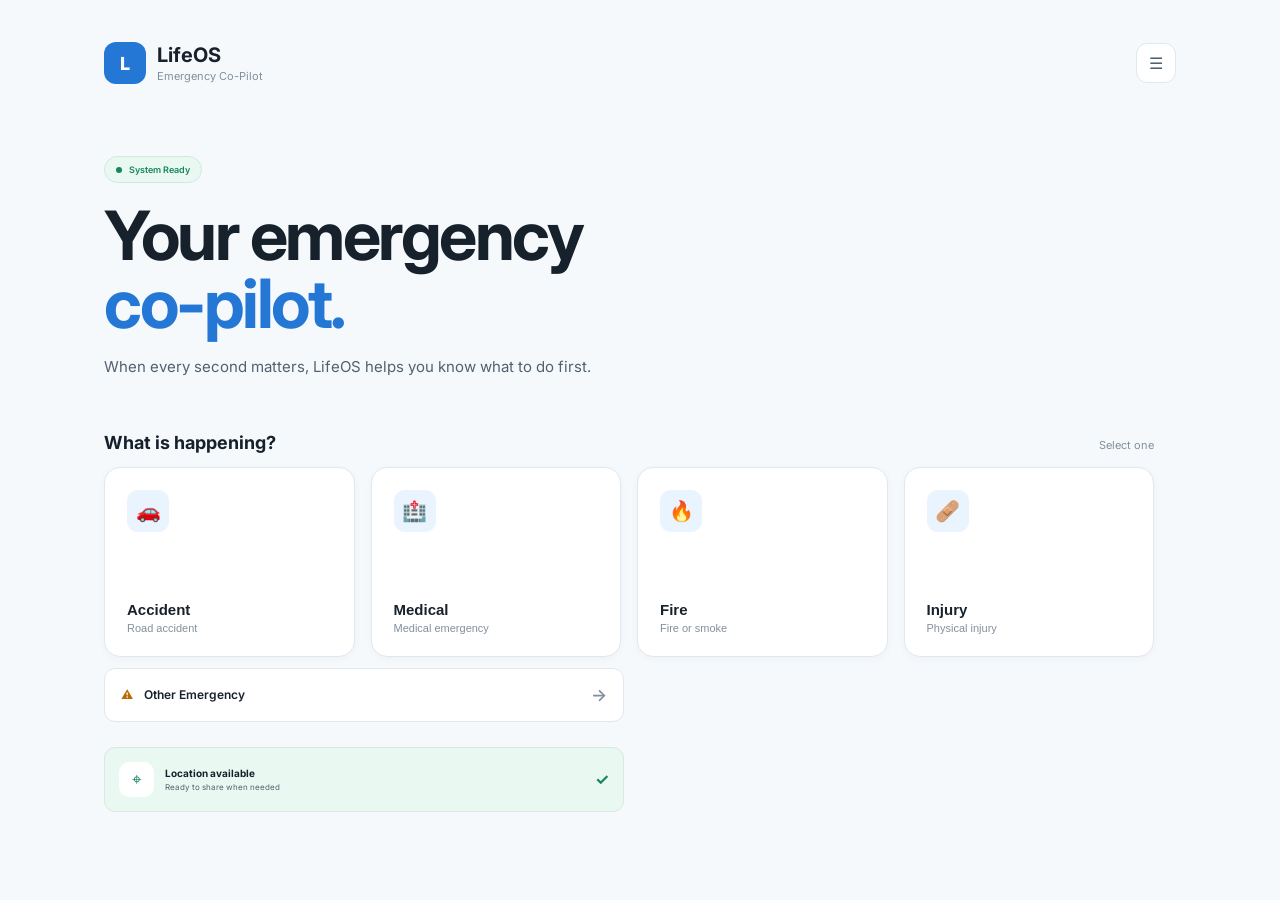
<file: frontend/pages/index.html>
<!DOCTYPE html>
<html lang="en">
<head>
    <meta charset="UTF-8">
    <meta name="viewport" content="width=device-width, initial-scale=1.0">
    <title>LifeOS — Emergency Co-Pilot</title>
    <link rel="preconnect" href="https://fonts.googleapis.com">
    <link rel="preconnect" href="https://fonts.gstatic.com" crossorigin>
    <link href="https://fonts.googleapis.com/css2?family=Inter:wght@400;500;600;700;800&display=swap" rel="stylesheet">
    <link rel="stylesheet" href="../css/style.css?v=responsive-20260915-v2">
</head>
<body>
    <main class="app">
        <section id="homeScreen" class="screen active">
            <header class="topbar">
                <div class="brand" onclick="goHome()" style="cursor:pointer;" aria-label="Go to dashboard">
                    <div class="brand-icon">L</div>
                    <div>
                        <h1>LifeOS</h1>
                        <span>Emergency Co-Pilot</span>
                    </div>
                </div>
                <div class="topbar-actions">
                    <div id="accountMenu" class="account-menu">
                        <button id="accountMenuButton" class="icon-button" type="button" onclick="toggleAccountMenu(event)" aria-label="Open account menu" aria-expanded="false">☰</button>
                        <div id="accountMenuPanel" class="account-menu__panel" hidden>
                            <button id="profileMenuButton" class="account-menu__item" type="button" onclick="openProfile()"><span aria-hidden="true">✚</span>Medical profile</button>
                            <button id="logoutMenuButton" class="account-menu__item account-menu__item--danger" type="button" onclick="logout()"><span aria-hidden="true">⇥</span>Log out</button>
                        </div>
                    </div>
                </div>
            </header>
            <div class="home-content">
                <div class="hero">
                    <div class="status-pill" id="systemStatusPill"><span class="status-dot"></span>System Ready</div>
                    <div id="offlineStatus" class="status-pill" style="display:none; margin-top:10px; background:rgba(248,86,86,0.08); color:#fca5a5; border:1px solid rgba(248,86,86,0.25);"><span class="status-dot" style="background:#f87171;"></span>Offline mode</div>
                    <h2>Your emergency<br><span>co-pilot.</span></h2>
                    <p>When every second matters, LifeOS helps you know what to do first.</p>
                </div>

                <div class="section-heading">
                    <h3>What is happening?</h3>
                    <span>Select one</span>
                </div>

                <div class="emergency-grid">
                    <button class="emergency-card accident" onclick="selectEmergency('Accident')"><div class="card-icon">🚗</div><div><strong>Accident</strong><small>Road accident</small></div></button>
                    <button class="emergency-card medical" onclick="selectEmergency('Medical Emergency')"><div class="card-icon">🏥</div><div><strong>Medical</strong><small>Medical emergency</small></div></button>
                    <button class="emergency-card fire" onclick="selectEmergency('Fire')"><div class="card-icon">🔥</div><div><strong>Fire</strong><small>Fire or smoke</small></div></button>
                    <button class="emergency-card injury" onclick="selectEmergency('Injury')"><div class="card-icon">🩹</div><div><strong>Injury</strong><small>Physical injury</small></div></button>
                </div>

                <button class="other-emergency" onclick="selectEmergency('Other Emergency')"><span>⚠</span>Other Emergency<span class="arrow">→</span></button>

                <div class="location-status"><div class="location-icon">⌖</div><div><strong>Location available</strong><span>Ready to share when needed</span></div><div class="location-check">✓</div></div>
            </div>
        </section>

        <section id="profileScreen" class="screen">
            <header class="page-header">
                <button class="back-button" onclick="goHome()">←</button>
                <div>
                    <span class="eyebrow">YOUR SAFETY FILE</span>
                    <h2>Medical profile</h2>
                </div>
            </header>
            <div class="profile-content">
                <p class="profile-note">This information helps responders understand your needs. Keep it current and do not enter anything you do not want stored.</p>
                <form id="profileForm" onsubmit="saveProfile(event)">
                    <label>Blood type<input name="blood_group" maxlength="20" placeholder="e.g. O+" /></label>
                    <label>Allergies<textarea name="allergies" maxlength="500" placeholder="List allergies or write None"></textarea></label>
                    <label>Medical conditions<textarea name="medical_conditions" maxlength="500" placeholder="Relevant conditions"></textarea></label>
                    <label>Current medications<textarea name="medications" maxlength="500" placeholder="Medication names only"></textarea></label>
                    <label>Emergency contact name<input name="emergency_contact" maxlength="100" /></label>
                    <label>Emergency contact phone<input name="emergency_phone" maxlength="30" inputmode="tel" /></label>
                    <button class="primary-button" type="submit"><span>Save medical profile</span><span>→</span></button>
                </form>
                <p id="profileStatus" class="profile-status" role="status"></p>
            </div>
        </section>

        <section id="reportScreen" class="screen">
            <header class="page-header">
                <button class="back-button" onclick="goHome()">←</button>
                <div>
                    <span class="eyebrow">EMERGENCY REPORT</span>
                    <h2 id="reportTitle">Accident</h2>
                </div>
            </header>
            <div class="report-content">
                <div class="question-block">
                    <span class="step-label">STEP 01</span>
                    <h2>Tell us what<br><span>happened.</span></h2>
                    <p>Give LifeOS as much information as you can. Keep it simple.</p>
                </div>
                <div class="input-container">
                    <textarea id="emergencyDescription" aria-label="Describe the emergency" placeholder="Example: There has been a bike accident. One person is injured..." maxlength="500"></textarea>
                    <div class="input-footer">
                        <span id="characterCount">0 / 500</span>
                        <button id="voiceButton" type="button" class="voice-button voice-button--record" onclick="voiceInput()">Record voice</button>
                    </div>
                    <p id="voiceStatus" class="voice-status" role="status" aria-live="polite"></p>
                </div>
                <div class="or-divider"><span>OR</span></div>
                <button type="button" class="photo-upload" onclick="document.getElementById('photoInput').click()" aria-label="Add a scene photo">
                    <div class="upload-icon">＋</div>
                    <div class="photo-upload__copy">
                        <strong>Add scene photo</strong>
                        <span>Optional — help AI understand the scene</span>
                    </div>
                    <span class="arrow">→</span>
                </button>
                <input type="file" id="photoInput" accept="image/*" hidden onchange="photoSelected()">
                <div class="location-card">
                    <div class="location-big">⌖</div>
                    <div>
                        <span>YOUR LOCATION</span>
                        <strong id="locationStatusText">Location unavailable</strong>
                        <small id="locationCoordinates" style="display:block; margin-top:4px; opacity:0.8;">Tap to detect your current position</small>
                    </div>
                    <button type="button" class="location-use" onclick="getCurrentLocation(false)" aria-label="Use my current location">Use</button>
                </div>
                <div id="locationMapWrap" style="margin-top: 12px; display:none; border-radius:16px; overflow:hidden; border:1px solid rgba(255,255,255,0.12);">
                    <iframe id="locationMapFrame" title="Current location map" width="100%" height="180" style="border:0; display:none;" loading="lazy" referrerpolicy="no-referrer-when-downgrade"></iframe>
                </div>
                <section class="instant-help" aria-labelledby="instantHelpTitle">
                    <div class="instant-help__heading">
                        <span class="instant-help__icon" aria-hidden="true">!</span>
                        <div>
                            <span class="eyebrow">IMMEDIATE SUPPORT</span>
                            <h3 id="instantHelpTitle">Get help now</h3>
                        </div>
                    </div>
                    <p id="instantHelpText">If anyone is in immediate danger, move to safety and call local emergency services.</p>
                    <div class="instant-help__actions">
                        <button class="instant-help__call" type="button" onclick="callEmergency()"><span aria-hidden="true">☎</span>Call emergency services</button>
                        <button class="instant-help__secondary" type="button" onclick="getCurrentLocation(false)">Share location</button>
                    </div>
                    <p id="instantHelpStatus" class="instant-help__status" role="status" aria-live="polite"></p>
                </section>
                <button class="primary-button" onclick="analyzeEmergency()"><span>Analyze Emergency</span><span>→</span></button>
            </div>
        </section>

        <section id="analysisScreen" class="screen analysis-screen">
            <button class="flow-back-button" type="button" onclick="cancelAnalysis()" aria-label="Back to emergency report">&larr; Back to report</button>
            <div class="analysis-center">
                <div class="ai-orb">
                    <div class="orb-ring ring-one"></div>
                    <div class="orb-ring ring-two"></div>
                    <div class="orb-core">AI</div>
                </div>
                <span class="eyebrow">LIFEOS AI</span>
                <h2>Understanding<br>the situation.</h2>
                <p>LifeOS is assessing the emergency and preparing your next steps.</p>
                <div class="analysis-steps">
                    <div class="analysis-step" id="analysisStep1"><span class="step-status">○</span><span>Understanding situation</span></div>
                    <div class="analysis-step" id="analysisStep2"><span class="step-status">○</span><span>Assessing severity</span></div>
                    <div class="analysis-step" id="analysisStep3"><span class="step-status">○</span><span>Identifying immediate risks</span></div>
                    <div class="analysis-step" id="analysisStep4"><span class="step-status">○</span><span>Preparing action plan</span></div>
                </div>
                <div class="analyzing-text"><span class="loading-dot"></span>ANALYZING...</div>
            </div>
        </section>

        <section id="priorityScreen" class="screen priority-screen">
            <header class="priority-header">
                <button class="flow-back-button" type="button" onclick="goHome()">&larr; Back to home</button>
                <div class="emergency-indicator"><span class="pulse-dot"></span>ACTIVE EMERGENCY</div>
                <div class="priority-menu">•••</div>
            </header>
            <div class="priority-content">
                <div class="priority-badge">🚨 HIGH PRIORITY</div>
                <span class="priority-type" id="priorityType">ROAD ACCIDENT</span>
                <div class="priority-heading"><span>DO THIS</span><h1>FIRST.</h1></div>
                <div class="main-action-card">
                    <div class="action-number">01</div>
                    <div class="action-content">
                        <span class="action-label">IMMEDIATE ACTION</span>
                        <h2 id="mainAction">Call emergency services</h2>
                        <p id="actionDescription">Get professional emergency assistance as quickly as possible.</p>
                    </div>
                </div>
                <button class="call-button" onclick="callEmergency()"><span class="call-icon">☎</span><span><small>EMERGENCY SERVICES</small>CALL NOW</span><span>→</span></button>
                <div class="next-action">
                    <div class="next-number">02</div>
                    <div>
                        <span>NEXT ACTION</span>
                        <strong id="nextAction">Check whether the person is breathing.</strong>
                    </div>
                    <span class="next-arrow">→</span>
                </div>
                <div class="priority-footer">
                    <div><span class="footer-dot blue"></span>Location detected</div>
                    <div><span class="footer-dot green"></span>Life saved report sent</div>
                </div>
                <div class="saved-confirmation" role="status" aria-live="polite"><strong>Life saved report sent</strong><span>Authority confirmation: awaiting status update.</span></div>
            </div>
        </section>
    </main>
    <script src="../js/app.js"></script>
</body>
</html>
</file>
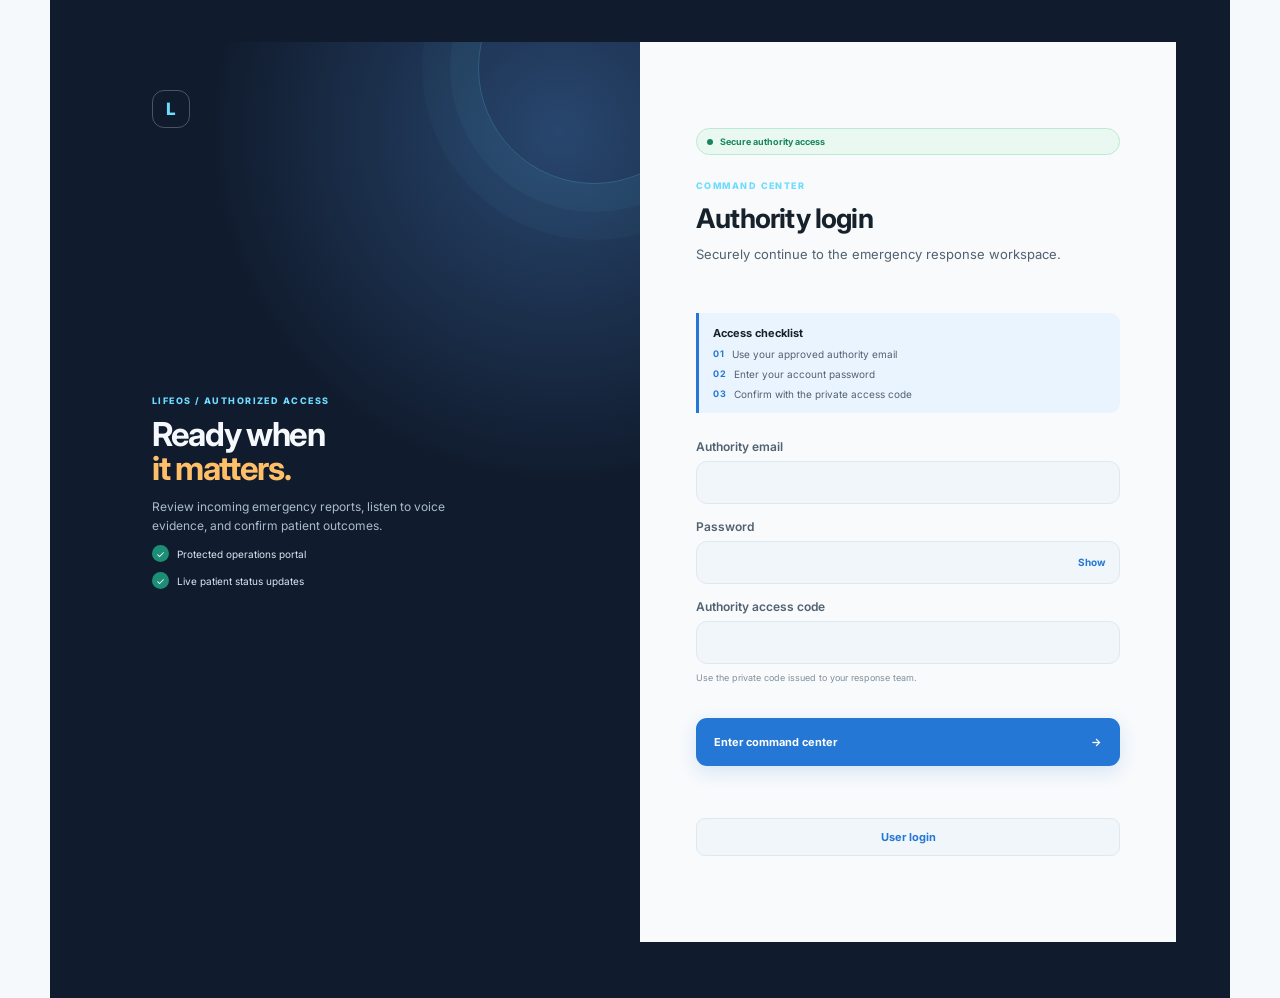
<file: authority-login.html>
<!DOCTYPE html>
<html lang="en">
<head>
    <meta charset="UTF-8">
    <meta name="viewport" content="width=device-width, initial-scale=1.0">
    <title>Authority login | LifeOS</title>
    <link rel="preconnect" href="https://fonts.googleapis.com">
    <link rel="preconnect" href="https://fonts.gstatic.com" crossorigin>
    <link href="https://fonts.googleapis.com/css2?family=Inter:wght@400;500;600;700;800&display=swap" rel="stylesheet">
    <link rel="stylesheet" href="/style.css?v=responsive-20260915-v2">
</head>
<body>
    <main class="app">
        <section class="screen active auth-screen">
            <div class="auth-shell">
                <div class="auth-visual">
                    <div class="auth-mark">L</div>
                    <span class="auth-kicker">LIFEOS / AUTHORIZED ACCESS</span>
                    <h1>Ready when<br><em>it matters.</em></h1>
                    <p>Review incoming emergency reports, listen to voice evidence, and confirm patient outcomes.</p>
                    <div class="auth-trust"><span>✓</span> Protected operations portal</div>
                    <div class="auth-trust"><span>✓</span> Live patient status updates</div>
                </div>

                <div class="auth-card authority-login-card">
                    <div class="authority-login-security">
                        <span class="authority-login-security__dot"></span>
                        Secure authority access
                    </div>
                    <div class="auth-form-heading">
                        <span class="auth-form-label">COMMAND CENTER</span>
                        <h2>Authority login</h2>
                        <p>Securely continue to the emergency response workspace.</p>
                    </div>

                    <div class="login-instructions">
                        <strong>Access checklist</strong>
                        <span><b>01</b> Use your approved authority email</span>
                        <span><b>02</b> Enter your account password</span>
                        <span><b>03</b> Confirm with the private access code</span>
                    </div>

                    <form id="authorityLoginForm" onsubmit="submitAuthorityLogin(event)">
                        <label>
                            Authority email
                            <input id="authorityEmail" type="email" autocomplete="username" required>
                        </label>
                        <label>
                            Password
                            <span class="password-field">
                                <input id="authorityPassword" type="password" autocomplete="current-password" required>
                                <button id="authorityPasswordToggle" class="password-toggle" type="button" onclick="toggleAuthorityPassword()" aria-label="Show password">Show</button>
                            </span>
                        </label>
                        <label>
                            Authority access code
                            <input id="authorityCode" type="password" autocomplete="one-time-code" required>
                            <small class="authority-field-help">Use the private code issued to your response team.</small>
                        </label>
                        <button id="authoritySubmit" class="primary-button auth-submit" type="submit">
                            <span>Enter command center</span><span>→</span>
                        </button>
                    </form>

                    <p id="authorityLoginError" class="auth-error" role="alert"></p>
                    <a class="authority-user-link" href="/login">User login</a>
                </div>
            </div>
        </section>
    </main>
    <script src="/frontend/modules/authority/authority-login.js"></script>
</body>
</html>
</file>
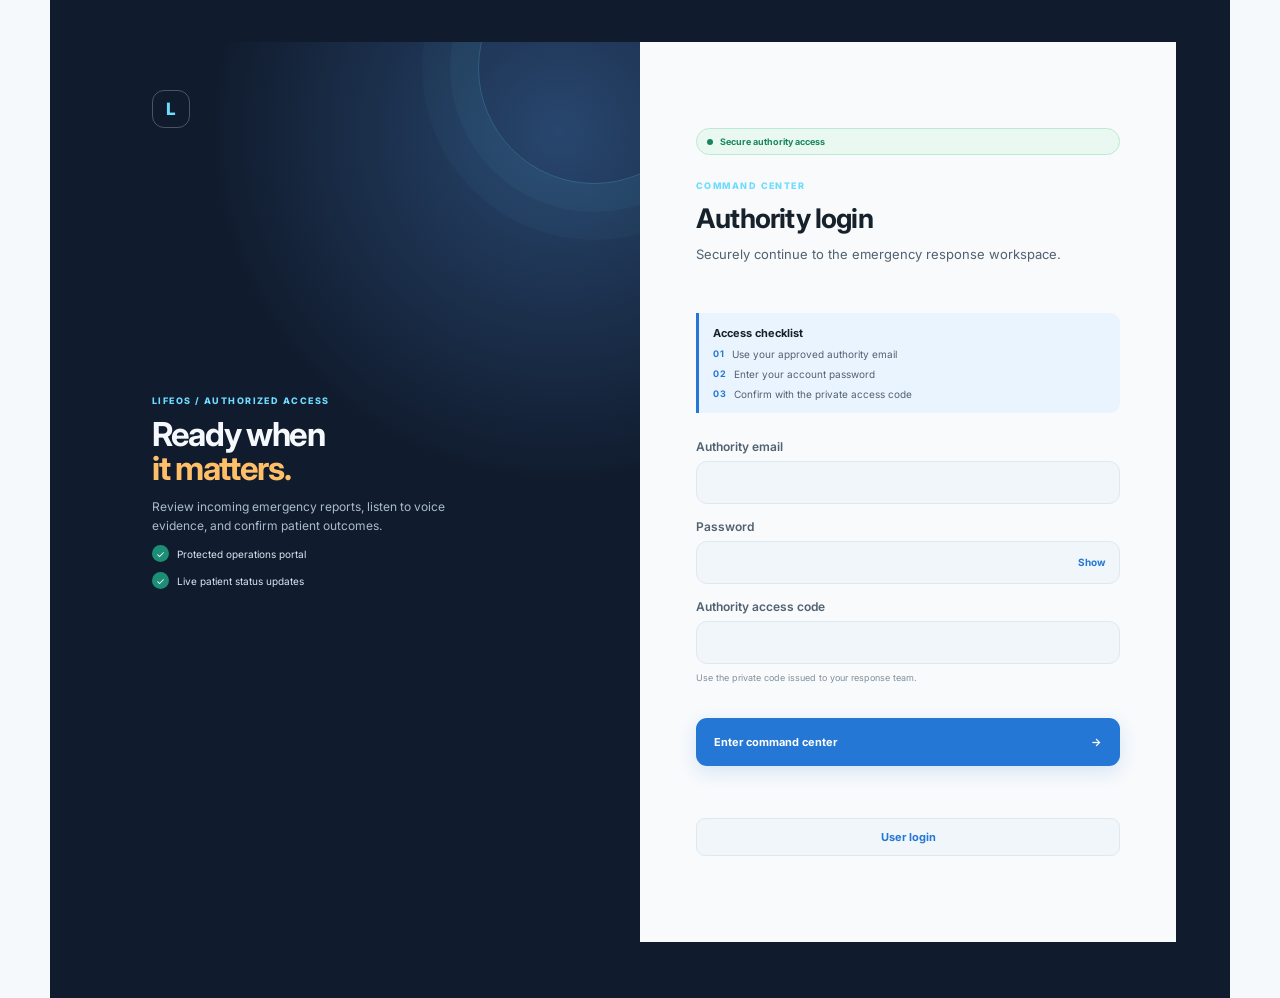
<file: frontend/pages/authority-login.html>
<!DOCTYPE html>
<html lang="en">
<head>
    <meta charset="UTF-8">
    <meta name="viewport" content="width=device-width, initial-scale=1.0">
    <title>Authority login | LifeOS</title>
    <link rel="preconnect" href="https://fonts.googleapis.com">
    <link rel="preconnect" href="https://fonts.gstatic.com" crossorigin>
    <link href="https://fonts.googleapis.com/css2?family=Inter:wght@400;500;600;700;800&display=swap" rel="stylesheet">
    <link rel="stylesheet" href="../css/style.css?v=responsive-20260915-v2">
</head>
<body>
    <main class="app">
        <section class="screen active auth-screen">
            <div class="auth-shell">
                <div class="auth-visual">
                    <div class="auth-mark">L</div>
                    <span class="auth-kicker">LIFEOS / AUTHORIZED ACCESS</span>
                    <h1>Ready when<br><em>it matters.</em></h1>
                    <p>Review incoming emergency reports, listen to voice evidence, and confirm patient outcomes.</p>
                    <div class="auth-trust"><span>✓</span> Protected operations portal</div>
                    <div class="auth-trust"><span>✓</span> Live patient status updates</div>
                </div>
                <div class="auth-card authority-login-card">
                    <div class="authority-login-security"><span class="authority-login-security__dot"></span>Secure authority access</div>
                    <div class="auth-form-heading">
                        <span class="auth-form-label">COMMAND CENTER</span>
                        <h2>Authority login</h2>
                        <p>Securely continue to the emergency response workspace.</p>
                    </div>
                    <div class="login-instructions">
                        <strong>Access checklist</strong>
                        <span><b>01</b> Use your approved authority email</span>
                        <span><b>02</b> Enter your account password</span>
                        <span><b>03</b> Confirm with the private access code</span>
                    </div>
                    <form id="authorityLoginForm" onsubmit="submitAuthorityLogin(event)">
                        <label>Authority email<input id="authorityEmail" type="email" autocomplete="username" required></label>
                        <label>Password<span class="password-field"><input id="authorityPassword" type="password" autocomplete="current-password" required><button id="authorityPasswordToggle" class="password-toggle" type="button" onclick="toggleAuthorityPassword()" aria-label="Show password">Show</button></span></label>
                        <label>Authority access code<input id="authorityCode" type="password" autocomplete="one-time-code" required><small class="authority-field-help">Use the private code issued to your response team.</small></label>
                        <button id="authoritySubmit" class="primary-button auth-submit" type="submit"><span>Enter command center</span><span>→</span></button>
                    </form>
                    <p id="authorityLoginError" class="auth-error" role="alert"></p>
                    <a class="authority-user-link" href="/login">User login</a>
                </div>
            </div>
        </section>
    </main>
    <script src="../js/authority-login.js"></script>
</body>
</html>
</file>
<file: frontend/css/style.css>
@import url("../../style.css");
</file>
<file: style.css>
* {
    margin: 0;
    padding: 0;
    box-sizing: border-box;
}

:root {
    --bg: #f6f9fc;
    --surface: #ffffff;
    --surface-soft: #f1f6fa;

    --border: #dfe8ef;
    --border-light: #e9eff4;

    --text: #17212b;
    --text-secondary: #52616f;
    --muted: #82909d;

    --blue: #2477d4;
    --blue-dark: #165da9;
    --blue-soft: #eaf4ff;

    --red: #d9363e;
    --red-soft: #fff0f1;

    --green: #16865b;
    --green-soft: #eaf8f2;

    --amber: #b76b00;
    --amber-soft: #fff7e8;

    --radius: 16px;
    --radius-small: 11px;
}

html,
body {
    width: 100%;
    min-height: 100%;
}

body {
    font-family: "Inter", sans-serif;
    background: #e9eef3;
    color: var(--text);
}


/* =========================================
   APP
========================================= */

.app {
    width: 100%;
    max-width: 520px;
    min-height: 100vh;
    margin: auto;

    background: var(--bg);

    overflow: hidden;
    position: relative;
}


/* =========================================
   SCREEN SYSTEM
========================================= */

.screen {
    display: none;

    min-height: 100vh;

    padding: 24px;
}

.screen.active {
    display: block;
}

.auth-screen {
    padding: 0;
    background: #101b2d;
    color: #f5f8fc;
}

.auth-shell {
    display: grid;
    grid-template-rows: 0.9fr 1.1fr;
    min-height: 100vh;
    width: 100%;
    overflow: hidden;
}

.auth-visual {
    position: relative;
    display: flex;
    flex-direction: column;
    align-items: flex-start;
    justify-content: flex-end;
    padding: 34px 28px;
    overflow: hidden;
    background: radial-gradient(circle at 85% 10%, #28466e 0, transparent 38%), #101b2d;
}

.auth-visual::after {
    position: absolute;
    top: -90px;
    right: -70px;
    width: 230px;
    height: 230px;
    border: 1px solid rgba(109, 220, 255, 0.22);
    border-radius: 50%;
    box-shadow: 0 0 0 28px rgba(109, 220, 255, 0.04), 0 0 0 56px rgba(109, 220, 255, 0.03);
    content: "";
}

.auth-mark {
    position: absolute;
    top: 28px;
    left: 28px;
    display: grid;
    width: 38px;
    height: 38px;
    place-items: center;
    border: 1px solid rgba(255, 255, 255, 0.25);
    border-radius: 12px;
    color: #6ddcff;
    font-size: 17px;
    font-weight: 800;
}

.auth-kicker,
.auth-form-label {
    color: #6ddcff;
    font-size: 9px;
    font-weight: 800;
    letter-spacing: 0.16em;
}

.auth-visual h1 {
    position: relative;
    z-index: 1;
    margin: 11px 0 12px;
    font-size: 33px;
    line-height: 1.05;
    letter-spacing: -0.04em;
}

.auth-visual h1 em {
    color: #ffbf69;
    font-style: normal;
}

.auth-visual > p {
    position: relative;
    z-index: 1;
    max-width: 340px;
    color: #aabbd0;
    font-size: 12px;
    line-height: 1.55;
}

.auth-trust {
    position: relative;
    z-index: 1;
    margin-top: 10px;
    color: #dce7f2;
    font-size: 10px;
}

.auth-trust span {
    display: inline-grid;
    width: 17px;
    height: 17px;
    margin-right: 5px;
    place-items: center;
    border-radius: 50%;
    background: #1d8e76;
    color: white;
    font-size: 10px;
}

.auth-card {
    width: 100%;
    padding: 32px 28px;
    border-radius: 28px 28px 0 0;
    background: #f8fafc;
    color: var(--text);
}

.auth-form-heading {
    margin-bottom: 26px;
}

.auth-form-heading h2 {
    margin: 9px 0 7px;
    font-size: 27px;
    letter-spacing: -0.03em;
}

.auth-form-heading p {
    color: var(--text-secondary);
    line-height: 1.5;
    font-size: 13px;
}

#authForm,
#authorityLoginForm {
    display: grid;
    gap: 15px;
    margin-top: 26px;
}

#authForm label,
#authorityLoginForm label {
    display: grid;
    gap: 7px;
    color: var(--text-secondary);
    font-size: 12px;
    font-weight: 600;
}

#authForm input,
#authorityLoginForm input {
    width: 100%;
    padding: 13px 14px;
    border: 1px solid var(--border);
    border-radius: 11px;
    outline: none;
    color: var(--text);
    background: var(--surface-soft);
    font: inherit;
}

#authForm input:focus,
#authorityLoginForm input:focus {
    border-color: var(--blue);
    background: var(--surface);
}

.account-type-field {
    display: grid;
    gap: 7px;
    padding: 0;
    border: 0;
}

.password-field {
    position: relative;
    display: block;
}

.password-field input {
    padding-right: 58px;
}

.password-toggle {
    position: absolute;
    top: 50%;
    right: 10px;
    transform: translateY(-50%);
    padding: 4px;
    border: 0;
    background: transparent;
    color: var(--blue);
    cursor: pointer;
    font: inherit;
    font-size: 10px;
    font-weight: 700;
}

.password-toggle:focus-visible {
    outline: 2px solid var(--blue);
    outline-offset: 2px;
}

.auth-submit {
    width: 100%;
    margin-top: 6px;
}

.auth-error {
    min-height: 20px;
    margin-top: 14px;
    color: var(--red) !important;
    font-size: 12px !important;
}

.auth-toggle {
    display: block;
    margin: 3px auto 0;
    border: 0;
    background: transparent;
    color: var(--blue-dark);
    cursor: pointer;
    font: inherit;
    font-size: 12px;
}

.authority-user-link {
    display: block;
    margin-top: 18px;
    padding: 11px 14px;
    border: 1px solid var(--border);
    border-radius: 9px;
    background: var(--surface-soft);
    color: var(--blue-dark);
    font-size: 11px;
    font-weight: 700;
    text-align: center;
    text-decoration: none;
}

.authority-user-link:hover {
    border-color: var(--blue);
    background: var(--blue-soft);
    text-decoration: none;
}

.authority-login-card {
    color: var(--text);
    text-align: left;
}

.authority-login-security {
    display: inline-flex;
    align-items: center;
    gap: 7px;
    margin-bottom: 18px;
    padding: 7px 10px;
    border: 1px solid #bde8d2;
    border-radius: 999px;
    background: var(--green-soft);
    color: var(--green);
    font-size: 9px;
    font-weight: 700;
}

.authority-login-security__dot {
    width: 6px;
    height: 6px;
    border-radius: 50%;
    background: var(--green);
}

.authority-login-card .auth-form-heading p {
    margin-top: 10px;
}

.authority-login-card .auth-form-heading,
.authority-login-card form,
.authority-login-card .auth-error {
    text-align: left;
}

.authority-login-card .authority-user-link {
    text-align: center;
}

.login-instructions {
    display: grid;
    gap: 8px;
    margin-top: 22px;
    padding: 13px 14px;
    border-left: 3px solid var(--blue);
    border-radius: 0 10px 10px 0;
    background: var(--blue-soft);
    color: var(--text-secondary);
    font-size: 10px;
}

.login-instructions strong {
    color: var(--text);
    font-size: 11px;
}

.login-instructions span {
    display: flex;
    align-items: center;
    gap: 8px;
}

.login-instructions b {
    color: var(--blue);
    font-size: 9px;
    letter-spacing: 0.5px;
}

.authority-login-card form {
    margin-top: 28px;
}

.authority-field-help {
    display: block;
    margin-top: 1px;
    color: var(--muted);
    font-size: 9px;
    font-weight: 400;
    line-height: 1.4;
}

.authority-login-card .password-field input {
    padding-right: 58px;
}

.authority-login-card .auth-submit:disabled {
    cursor: wait;
    opacity: 0.7;
}

.authority-login-card .authority-user-link {
    color: var(--blue);
}

.profile-content {
    padding-top: 34px;
}

.authority-screen {
    min-height: 100vh;
    padding: 28px 24px 40px;
    background: var(--bg);
}

.authority-header {
    align-items: flex-start;
}

.authority-header h1 {
    margin-top: 6px;
    font-size: 24px;
}

.authority-header p {
    margin-top: 7px;
    color: var(--text-secondary);
    font-size: 11px;
}

.authority-content {
    max-width: 760px;
    margin: 34px auto 0;
}

.authority-overview {
    display: grid;
    grid-template-columns: repeat(4, minmax(0, 1fr));
    gap: 10px;
    margin-bottom: 32px;
}

.authority-metric {
    display: grid;
    gap: 5px;
    padding: 13px;
    border: 1px solid var(--border);
    border-radius: var(--radius-small);
    background: var(--surface);
}

.authority-metric strong {
    font-size: 22px;
    line-height: 1;
}

.authority-metric span {
    color: var(--muted);
    font-size: 9px;
    font-weight: 700;
}

.authority-metric--urgent {
    border-color: #f1c5c5;
    background: #fff5f5;
    color: #b33f3f;
}

.authority-metric--treatment {
    border-color: #f1d7ab;
    background: #fffaf0;
    color: #9b650e;
}

.authority-metric--safe {
    border-color: #bde8d2;
    background: var(--green-soft);
    color: var(--green);
}

.authority-refresh {
    padding: 8px 11px;
    border: 1px solid var(--border);
    border-radius: 8px;
    background: var(--surface);
    color: var(--blue);
    cursor: pointer;
    font: inherit;
    font-size: 10px;
    font-weight: 700;
}

.authority-status {
    min-height: 18px;
    margin: 12px 0;
    color: var(--text-secondary);
    font-size: 11px;
}

.authority-reports {
    display: grid;
    gap: 10px;
}

.authority-report,
.authority-empty {
    padding: 16px;
    border: 1px solid var(--border);
    border-radius: var(--radius-small);
    background: var(--surface);
}

.authority-report__topline {
    display: flex;
    justify-content: space-between;
    gap: 12px;
    color: var(--text);
    font-size: 12px;
}

.authority-report__topline span {
    color: var(--green);
    font-size: 10px;
    text-transform: uppercase;
}

.authority-report p {
    margin: 10px 0;
    color: var(--text-secondary);
    font-size: 11px;
    line-height: 1.5;
}

.authority-report small {
    display: block;
    margin-top: 5px;
    color: var(--muted);
    font-size: 9px;
}

.authority-status-control {
    display: grid;
    gap: 5px;
    margin-top: 14px;
    color: var(--text-secondary);
    font-size: 10px;
    font-weight: 700;
}

.authority-status-control select {
    width: 100%;
    padding: 9px 10px;
    border: 1px solid var(--border);
    border-radius: 8px;
    background: var(--surface-soft);
    color: var(--text);
    font: inherit;
    font-size: 10px;
}

.authority-patient-details {
    display: grid;
    gap: 8px;
    margin-top: 16px;
    padding-top: 14px;
    border-top: 1px solid var(--border-light);
}

.authority-patient-details > strong {
    color: var(--text);
    font-size: 11px;
}

.authority-patient-details label {
    display: grid;
    gap: 4px;
    color: var(--text-secondary);
    font-size: 9px;
    font-weight: 700;
}

.authority-patient-details input,
.authority-patient-details textarea {
    width: 100%;
    min-height: 0;
    padding: 8px 9px;
    border: 1px solid var(--border);
    border-radius: 7px;
    background: var(--surface-soft);
    color: var(--text);
    font: inherit;
    font-size: 10px;
}

.authority-patient-details textarea {
    min-height: 58px;
    resize: vertical;
}

.authority-save-details {
    margin-top: 4px;
    padding: 8px 10px;
    border: 0;
    border-radius: 7px;
    background: var(--blue);
    color: white;
    cursor: pointer;
    font: inherit;
    font-size: 10px;
    font-weight: 700;
}

.saved-confirmation {
    display: grid;
    gap: 5px;
    margin-top: 22px;
    padding: 14px 16px;
    border: 1px solid #bde8d2;
    border-radius: var(--radius-small);
    background: var(--green-soft);
    color: var(--green);
}

.saved-confirmation strong {
    font-size: 12px;
}

.saved-confirmation span {
    font-size: 10px;
}

.authority-report__audio {
    display: block;
    width: 100%;
    margin: 12px 0 4px;
}

.profile-note {
    margin-bottom: 22px;
    color: var(--text-secondary);
    font-size: 13px;
    line-height: 1.55;
}

#profileForm {
    display: grid;
    gap: 15px;
}

#profileForm label {
    display: grid;
    gap: 7px;
    color: var(--text-secondary);
    font-size: 12px;
    font-weight: 600;
}

#profileForm input,
#profileForm textarea {
    width: 100%;
    min-height: 44px;
    padding: 12px 13px;
    border: 1px solid var(--border);
    border-radius: 11px;
    resize: vertical;
    outline: none;
    background: var(--surface);
    color: var(--text);
    font: inherit;
}

#profileForm textarea {
    min-height: 76px;
}

#profileForm input:focus,
#profileForm textarea:focus {
    border-color: var(--blue);
}

.profile-status {
    min-height: 20px;
    margin-top: 13px;
    color: var(--green);
    font-size: 12px;
}

@media (min-width: 700px) {
    .auth-shell {
        grid-template-columns: 1fr 1fr;
        grid-template-rows: 1fr;
    }

    .auth-visual {
        justify-content: center;
        padding: 48px;
    }

    .auth-mark {
        top: 48px;
        left: 48px;
    }

    .auth-card {
        display: flex;
        flex-direction: column;
        justify-content: center;
        padding: 56px;
        border-radius: 0;
    }
}


/* =========================================
   TOP BAR
========================================= */

.topbar {
    display: flex;
    align-items: center;
    justify-content: space-between;
}

.topbar-actions {
    display: flex;
    gap: 8px;
}

.account-menu {
    position: relative;
}

.account-menu__panel {
    position: absolute;
    top: calc(100% + 8px);
    right: 0;
    z-index: 20;
    min-width: 178px;
    padding: 6px;
    border: 1px solid var(--border);
    border-radius: 12px;
    background: var(--surface);
    box-shadow: 0 12px 28px rgba(32, 60, 80, 0.14);
}

.account-menu__item {
    display: flex;
    align-items: center;
    gap: 10px;
    width: 100%;
    padding: 10px 11px;
    border: 0;
    border-radius: 8px;
    background: transparent;
    color: var(--text);
    cursor: pointer;
    font: inherit;
    font-size: 12px;
    text-align: left;
}

.account-menu__item:hover,
.account-menu__item:focus-visible {
    background: var(--surface-soft);
    outline: none;
}

.account-menu__item--danger {
    color: #c44747;
}

.brand {
    display: flex;
    align-items: center;
    gap: 11px;
}

.brand-icon {
    width: 42px;
    height: 42px;

    display: flex;
    align-items: center;
    justify-content: center;

    background: var(--blue);
    color: white;

    border-radius: 12px;

    font-size: 18px;
    font-weight: 800;
}

.brand h1 {
    font-size: 17px;
    font-weight: 700;
}

.brand span {
    display: block;

    margin-top: 2px;

    color: var(--muted);

    font-size: 9px;
}

.icon-button {
    width: 40px;
    height: 40px;

    border: 1px solid var(--border);
    border-radius: 11px;

    background: var(--surface);

    color: var(--text-secondary);

    cursor: pointer;

    font-size: 16px;
}


/* =========================================
   HOME
========================================= */

.home-content {
    padding-top: 55px;
}

.status-pill {
    display: inline-flex;
    align-items: center;
    gap: 7px;

    padding: 7px 11px;

    border: 1px solid #ccebdd;
    border-radius: 30px;

    background: var(--green-soft);

    color: var(--green);

    font-size: 9px;
    font-weight: 600;
}

.status-dot {
    width: 6px;
    height: 6px;

    border-radius: 50%;

    background: var(--green);
}

.hero {
    margin-bottom: 46px;
}

.hero h2 {
    margin-top: 18px;

    color: var(--text);

    font-size: 55px;
    line-height: 1;

    letter-spacing: -2.5px;
}

.hero h2 span {
    color: var(--blue);
}

.hero p {
    max-width: 390px;

    margin-top: 18px;

    color: var(--text-secondary);

    font-size: 13px;
    line-height: 1.65;
}


/* =========================================
   SECTION HEADING
========================================= */

.section-heading {
    display: flex;
    align-items: baseline;
    justify-content: space-between;

    margin-bottom: 14px;
}

.section-heading h3 {
    font-size: 15px;
}

.section-heading span {
    color: var(--muted);

    font-size: 9px;
}


/* =========================================
   EMERGENCY CARDS
========================================= */

.emergency-grid {
    display: grid;

    grid-template-columns: 1fr 1fr;

    gap: 11px;
}

.emergency-card {
    min-height: 135px;

    display: flex;
    flex-direction: column;
    justify-content: space-between;
    align-items: flex-start;

    padding: 17px;

    border: 1px solid var(--border);
    border-radius: var(--radius);

    background: var(--surface);

    color: var(--text);

    text-align: left;

    cursor: pointer;

    box-shadow: 0 2px 7px rgba(32, 60, 80, 0.04);

    transition:
        border-color 0.2s ease,
        transform 0.2s ease;
}

.emergency-card:hover {
    transform: translateY(-2px);

    border-color: #b8d2e8;
}

.emergency-card:active {
    transform: scale(0.98);
}

.card-icon {
    width: 42px;
    height: 42px;

    display: flex;
    align-items: center;
    justify-content: center;

    border-radius: 11px;

    background: var(--blue-soft);

    font-size: 20px;
}

.emergency-card strong {
    display: block;

    font-size: 13px;
    font-weight: 700;
}

.emergency-card small {
    display: block;

    margin-top: 4px;

    color: var(--muted);

    font-size: 9px;
}


/* =========================================
   HISTORY LIST
========================================= */

.history-block {
    margin-top: 28px;
    padding-top: 16px;

    border-top: 1px solid var(--border);
}

.history-link {
    width: 100%;

    display: flex;
    align-items: center;
    gap: 12px;

    margin-top: 28px;
    padding: 14px;

    border: 1px solid var(--border);
    border-radius: var(--radius-small);

    background: var(--surface);
    color: var(--text);

    text-align: left;
    cursor: pointer;
}

.history-link:hover {
    border-color: #b8d2e8;
}

.history-link__icon,
.history-page-icon {
    display: flex;
    align-items: center;
    justify-content: center;

    flex: 0 0 auto;
    width: 34px;
    height: 34px;

    border-radius: 11px;

    background: linear-gradient(135deg, rgba(32, 201, 123, 0.18), rgba(64, 132, 255, 0.18));
    color: var(--green);
}

.history-link strong,
.history-link small {
    display: block;
}

.history-link strong {
    font-size: 12px;
}

.history-link small {
    margin-top: 4px;
    color: var(--muted);
    font-size: 10px;
}

.history-link .arrow {
    margin-left: auto;
    color: var(--blue);
    font-size: 18px;
}

.history-page-content {
    padding: 4px 22px 32px;
}

.history-page-intro {
    display: flex;
    align-items: center;
    gap: 12px;
    margin: 16px 0 28px;
}

.history-page-icon {
    width: 44px;
    height: 44px;
    font-size: 18px;
}

.history-page-intro h3 {
    font-size: 16px;
}

.history-page-intro p {
    margin-top: 5px;
    color: var(--text-secondary);
    font-size: 11px;
    line-height: 1.5;
}

.history-page-heading {
    margin-bottom: 12px;
}

.history-list {
    display: flex;
    flex-direction: column;
    gap: 10px;

    margin-top: 12px;
}

.history-item {
    display: flex;
    align-items: flex-start;
    gap: 12px;

    padding: 12px 14px;

    border: 1px solid var(--border);
    border-radius: 14px;

    background: rgba(138, 180, 255, 0.04);
}

.history-item__icon {
    display: flex;
    align-items: center;
    justify-content: center;

    width: 30px;
    height: 30px;

    border-radius: 10px;

    background: linear-gradient(135deg, rgba(32, 201, 123, 0.18), rgba(64, 132, 255, 0.18));

    color: var(--green);

    font-size: 14px;
}

.history-item__content {
    flex: 1;
}

.history-item__topline {
    display: flex;
    align-items: center;
    justify-content: space-between;
    gap: 8px;

    margin-bottom: 4px;
}

.history-item__topline strong {
    font-size: 13px;
    font-weight: 700;
}

.history-item__topline span {
    color: var(--green);

    font-size: 9px;
    font-weight: 700;
    letter-spacing: 0.06em;
    text-transform: uppercase;
}

.history-item small {
    display: block;

    color: var(--muted);

    font-size: 10px;
}

.history-item p {
    margin-top: 5px;

    color: var(--text-secondary);

    font-size: 11px;
    line-height: 1.45;
}

.history-empty {
    padding: 16px 12px;

    border: 1px dashed rgba(146, 169, 196, 0.7);
    border-radius: 14px;

    background: rgba(148, 163, 184, 0.05);

    color: var(--muted);

    font-size: 12px;
    text-align: center;
}

.medical-quick-card {
    margin-top: 16px;
    padding: 16px;
    border: 1px solid rgba(148, 163, 184, 0.2);
    border-radius: 18px;
    background: rgba(138, 180, 255, 0.05);
}

.medical-quick-card__header {
    display: flex;
    align-items: center;
    justify-content: space-between;
    gap: 12px;
    margin-bottom: 10px;
}

.medical-quick-card__header h3 {
    font-size: 13px;
    font-weight: 700;
}

.text-link {
    border: none;
    background: transparent;
    color: var(--blue);
    font-size: 11px;
    font-weight: 700;
    cursor: pointer;
}

.medical-quick-card p {
    margin: 0;
    color: var(--text-secondary);
    font-size: 12px;
    line-height: 1.5;
}

.medical-quick-card__meta {
    display: flex;
    flex-wrap: wrap;
    gap: 8px;
    margin-top: 12px;
}

.medical-quick-card__meta span {
    display: inline-flex;
    align-items: center;
    padding: 6px 8px;
    border: 1px solid rgba(148, 163, 184, 0.25);
    border-radius: 999px;
    background: rgba(255, 255, 255, 0.02);
    color: var(--text-secondary);
    font-size: 10px;
}


/* =========================================
   OTHER EMERGENCY
========================================= */

.other-emergency {
    width: 100%;

    display: flex;
    align-items: center;
    gap: 11px;

    margin-top: 11px;
    padding: 16px;

    border: 1px solid var(--border);
    border-radius: var(--radius-small);

    background: var(--surface);

    color: var(--text);

    font-family: inherit;
    font-size: 12px;
    font-weight: 600;

    cursor: pointer;
}

.other-emergency > span:first-child {
    color: var(--amber);
}

.other-emergency .arrow {
    margin-left: auto;

    color: var(--muted);

    font-size: 17px;
}


/* =========================================
   LOCATION STATUS
========================================= */

.location-status {
    display: flex;
    align-items: center;
    gap: 11px;

    margin-top: 25px;
    padding: 14px;

    border: 1px solid #d9e8e1;
    border-radius: var(--radius-small);

    background: var(--green-soft);
}

.location-icon {
    width: 35px;
    height: 35px;

    display: flex;
    align-items: center;
    justify-content: center;

    border-radius: 10px;

    background: white;

    color: var(--green);

    font-size: 17px;
}

.location-status strong {
    display: block;

    font-size: 10px;
}

.location-status span {
    display: block;

    margin-top: 3px;

    color: var(--text-secondary);

    font-size: 8px;
}

.location-check {
    margin-left: auto;

    color: var(--green);

    font-weight: 700;
}


/* =========================================
   PAGE HEADER
========================================= */

.page-header {
    display: flex;
    align-items: center;
    gap: 13px;
}

.back-button {
    width: 40px;
    height: 40px;

    border: 1px solid var(--border);
    border-radius: 11px;

    background: var(--surface);

    color: var(--text);

    cursor: pointer;

    font-size: 17px;
}

.flow-back-button {
    display: inline-flex;
    align-items: center;
    min-height: 40px;
    padding: 0 13px;

    border: 1px solid var(--border);
    border-radius: 11px;
    background: var(--surface);
    color: var(--text-secondary);

    font-family: inherit;
    font-size: 11px;
    font-weight: 700;
    cursor: pointer;
}

.flow-back-button:hover {
    border-color: #b8d2e8;
    color: var(--blue-dark);
}

.eyebrow {
    display: block;

    color: var(--muted);

    font-size: 8px;
    font-weight: 700;

    letter-spacing: 1.4px;
}

.page-header h2 {
    margin-top: 3px;

    font-size: 16px;
}


/* =========================================
   REPORT
========================================= */

.report-content {
    padding-top: 48px;
}

.step-label {
    color: var(--blue);

    font-size: 8px;
    font-weight: 700;

    letter-spacing: 1.5px;
}

.question-block h2 {
    margin-top: 13px;

    font-size: 36px;
    line-height: 1;

    letter-spacing: -1.5px;
}

.question-block h2 span {
    color: var(--blue);
}

.question-block p {
    max-width: 380px;

    margin-top: 15px;

    color: var(--text-secondary);

    font-size: 11px;
    line-height: 1.6;
}


/* =========================================
   TEXT INPUT
========================================= */

.input-container {
    margin-top: 27px;

    border: 1px solid var(--border);
    border-radius: var(--radius);

    background: var(--surface);

    overflow: hidden;

    box-shadow: 0 2px 8px rgba(32, 60, 80, 0.03);
}

textarea {
    width: 100%;
    min-height: 145px;

    padding: 17px;

    border: none;
    outline: none;

    resize: none;

    background: transparent;

    color: var(--text);

    font-family: inherit;
    font-size: 12px;

    line-height: 1.6;
}

textarea::placeholder {
    color: #a1adb8;
}

.input-footer {
    display: flex;
    align-items: center;
    justify-content: space-between;

    padding: 9px 12px;

    border-top: 1px solid var(--border-light);

    color: var(--muted);

    font-size: 8px;
}

.voice-button {
    display: inline-flex;
    align-items: center;
    justify-content: center;
    gap: 7px;
    min-width: 116px;
    min-height: 34px;
    padding: 7px 13px;
    border: 1px solid #b9d7f4;
    border-radius: 999px;
    background: #edf6ff;
    color: var(--blue-dark);
    cursor: pointer;
    font-family: inherit;
    font-size: 10px;
    font-weight: 700;
    transition: background 0.2s ease, border-color 0.2s ease, color 0.2s ease;
}

.voice-button:disabled {
    cursor: wait;
    opacity: 0.65;
}

.voice-button::before {
    content: "🎙";
    font-size: 14px;
}

.voice-button:hover {
    border-color: var(--blue);
    background: #e1f0ff;
}

.voice-button--active {
    border-color: #e7a39a;
    background: #fff0ed;
    color: #b33f3f;
}

.voice-button--active::before {
    content: "●";
    color: #c44747;
    font-size: 11px;
}

.voice-status {
    min-height: 18px;
    padding: 0 12px 9px;
    color: var(--text-secondary);
    font-size: 10px;
    line-height: 1.4;
}

.voice-status.error {
    color: var(--red);
}


/* =========================================
   DIVIDER
========================================= */

.or-divider {
    display: flex;
    align-items: center;
    gap: 12px;

    margin: 21px 0;

    color: var(--muted);

    font-size: 8px;
}

.or-divider::before,
.or-divider::after {
    content: "";

    flex: 1;

    height: 1px;

    background: var(--border);
}


/* =========================================
   PHOTO UPLOAD
========================================= */

.photo-upload {
    width: 100%;

    display: flex;
    align-items: center;
    gap: 11px;

    padding: 14px;

    border: 1px dashed #cbd8e2;
    border-radius: var(--radius-small);

    background: var(--surface);

    color: var(--text);

    text-align: left;

    cursor: pointer;
}

.upload-icon {
    width: 37px;
    height: 37px;

    display: flex;
    align-items: center;
    justify-content: center;

    border-radius: 10px;

    background: var(--blue-soft);

    color: var(--blue);

    font-size: 18px;
}

.photo-upload strong {
    display: block;

    overflow: hidden;
    text-overflow: ellipsis;
    white-space: nowrap;

    font-size: 10px;
}

.photo-upload__copy {
    min-width: 0;
    overflow: hidden;
}

.photo-upload span {
    display: block;

    margin-top: 3px;

    color: var(--muted);

    font-size: 8px;
}

.photo-upload .arrow {
    margin-left: auto;

    color: var(--muted);

    font-size: 16px;
}

/* =========================================
   LOCATION CARD
========================================= */

.location-card {
    display: flex;
    align-items: center;
    gap: 11px;

    margin-top: 13px;
    padding: 13px;

    border: 1px solid #d9e8e1;
    border-radius: var(--radius-small);

    background: var(--green-soft);
}

.instant-help {
    margin-top: 16px;
    padding: 16px;
    border: 1px solid #f2c7c0;
    border-radius: var(--radius-small);
    background: #fff8f6;
}

.instant-help__heading {
    display: flex;
    align-items: center;
    gap: 10px;
}

.instant-help__icon {
    width: 30px;
    height: 30px;
    display: grid;
    place-items: center;
    border-radius: 50%;
    background: #fce1dc;
    color: #c44747;
    font-size: 16px;
    font-weight: 800;
}

.instant-help h3 {
    margin-top: 3px;
    color: var(--text);
    font-size: 14px;
}

.instant-help > p {
    margin: 12px 0;
    color: var(--text-secondary);
    font-size: 10px;
    line-height: 1.55;
}

.instant-help__actions {
    display: grid;
    grid-template-columns: 1fr 1fr;
    gap: 8px;
}

.instant-help__call,
.instant-help__secondary {
    min-height: 38px;
    border-radius: 8px;
    cursor: pointer;
    font: inherit;
    font-size: 10px;
    font-weight: 700;
}

.instant-help__call {
    grid-column: 1 / -1;
    border: 0;
    background: #c44747;
    color: white;
}

.instant-help__call span {
    margin-right: 5px;
}

.instant-help__secondary {
    grid-column: 1 / -1;
    border: 1px solid #e7b8b0;
    background: white;
    color: #a43f3f;
}

.instant-help__status {
    min-height: 14px;
    margin: 10px 0 0 !important;
    color: #8e6661 !important;
    font-size: 9px !important;
}

.location-big {
    width: 37px;
    height: 37px;

    display: flex;
    align-items: center;
    justify-content: center;

    border-radius: 10px;

    background: white;

    color: var(--green);
}

.location-card span {
    display: block;

    color: var(--muted);

    font-size: 7px;

    letter-spacing: 1px;
}

.location-card strong {
    display: block;

    margin-top: 4px;

    font-size: 10px;
}

.location-card > div:nth-child(2) {
    min-width: 0;
    flex: 1;
}

.location-use {
    flex: 0 0 auto;
    min-width: 52px;
    margin-left: auto;
    padding: 8px 12px;
    border: 0;
    border-radius: 999px;
    background: var(--green);
    color: white;
    cursor: pointer;
    font: inherit;
    font-size: 10px;
    font-weight: 700;
}

.location-use:hover {
    background: #16ad68;
}

.location-use:focus-visible {
    outline: 2px solid var(--green);
    outline-offset: 2px;
}

.location-use:active {
    transform: translateY(1px);
}

.location-use:disabled {
    cursor: wait;
    opacity: 0.65;
}

/* =========================================
   PRIMARY BUTTON
========================================= */

.primary-button {
    width: 100%;

    display: flex;
    align-items: center;
    justify-content: space-between;

    margin-top: 16px;
    padding: 17px 18px;

    border: none;
    border-radius: var(--radius-small);

    background: var(--blue);

    color: white;

    font-family: inherit;
    font-size: 11px;
    font-weight: 700;

    cursor: pointer;

    box-shadow: 0 6px 18px rgba(36, 119, 212, 0.16);

    transition: background 0.2s ease;
}

.primary-button:hover {
    background: var(--blue-dark);
}


/* =========================================
   AI ANALYSIS
========================================= */

.analysis-screen {
    display: none;

    align-items: center;
    justify-content: center;

    background: var(--bg);

    text-align: center;
}

.analysis-screen.active {
    display: flex;
}

.analysis-screen .flow-back-button {
    position: absolute;
    top: 24px;
    left: 24px;
}

.analysis-center {
    width: 100%;

    padding-top: 30px;
}

.ai-orb {
    width: 115px;
    height: 115px;

    position: relative;

    margin: 0 auto 45px;
}

.orb-core {
    position: absolute;

    top: 50%;
    left: 50%;

    transform: translate(-50%, -50%);

    width: 68px;
    height: 68px;

    display: flex;
    align-items: center;
    justify-content: center;

    border-radius: 50%;

    background: var(--blue);

    color: white;

    font-size: 14px;
    font-weight: 800;

    box-shadow: 0 8px 25px rgba(36, 119, 212, 0.25);
}

.orb-ring {
    position: absolute;

    top: 50%;
    left: 50%;

    border: 1px solid #b9d7f4;

    border-radius: 50%;

    transform: translate(-50%, -50%);
}

.ring-one {
    width: 100px;
    height: 100px;

    animation: pulse 2s infinite;
}

.ring-two {
    width: 140px;
    height: 140px;

    animation: pulse 2s infinite 0.5s;
}

@keyframes pulse {
    0%,
    100% {
        opacity: 0.3;

        transform:
            translate(-50%, -50%)
            scale(0.95);
    }

    50% {
        opacity: 1;

        transform:
            translate(-50%, -50%)
            scale(1.04);
    }
}

.analysis-center h2 {
    margin-top: 14px;

    font-size: 29px;
    line-height: 1.08;

    letter-spacing: -1px;
}

.analysis-center p {
    max-width: 290px;

    margin: 14px auto 32px;

    color: var(--text-secondary);

    font-size: 11px;
    line-height: 1.6;
}


/* =========================================
   ANALYSIS STEPS
========================================= */

.analysis-steps {
    max-width: 300px;

    margin: auto;

    text-align: left;
}

.analysis-step {
    display: flex;
    align-items: center;
    gap: 11px;

    padding: 9px 0;

    color: #a0abb5;

    font-size: 10px;

    transition: color 0.3s ease;
}

.analysis-step.completed {
    color: var(--text);
}

.analysis-step.completed .step-status {
    color: var(--green);
}

.step-status {
    width: 18px;

    color: #bdc6ce;

    font-size: 14px;
}

.analyzing-text {
    display: flex;
    align-items: center;
    justify-content: center;
    gap: 7px;

    margin-top: 22px;

    color: var(--blue);

    font-size: 8px;
    font-weight: 700;

    letter-spacing: 1.4px;
}

.loading-dot {
    width: 6px;
    height: 6px;

    border-radius: 50%;

    background: var(--blue);

    animation: blink 1s infinite;
}

@keyframes blink {
    50% {
        opacity: 0.25;
    }
}


/* =========================================
   PRIORITY SCREEN
========================================= */

.priority-screen {
    background:
        linear-gradient(
            180deg,
            #fff7f7 0%,
            var(--bg) 32%
        );
}

.priority-header {
    display: flex;
    align-items: center;
    justify-content: space-between;
}

.emergency-indicator {
    display: flex;
    align-items: center;
    gap: 7px;

    color: var(--red);

    font-size: 8px;
    font-weight: 800;

    letter-spacing: 1.2px;
}

.pulse-dot {
    width: 7px;
    height: 7px;

    border-radius: 50%;

    background: var(--red);
}

.priority-menu {
    color: var(--muted);

    letter-spacing: 3px;
}

.priority-content {
    padding-top: 52px;
}

.priority-badge {
    display: inline-block;

    padding: 7px 10px;

    border: 1px solid #f3c7ca;
    border-radius: 7px;

    background: var(--red-soft);

    color: var(--red);

    font-size: 8px;
    font-weight: 800;

    letter-spacing: 0.8px;
}

.priority-type {
    display: block;

    margin-top: 17px;

    color: var(--text-secondary);

    font-size: 9px;
    font-weight: 700;

    letter-spacing: 1.7px;
}

.priority-heading {
    margin-top: 10px;
}

.priority-heading span {
    display: block;

    color: var(--text);

    font-size: 25px;
    font-weight: 500;
}

.priority-heading h1 {
    margin-top: -4px;

    color: var(--red);

    font-size: 65px;
    line-height: 0.9;

    letter-spacing: -3px;
}


/* =========================================
   MAIN ACTION
========================================= */

.main-action-card {
    display: flex;
    gap: 14px;

    margin-top: 34px;
    padding: 19px;

    border: 1px solid #f1d2d4;
    border-radius: var(--radius);

    background: white;

    box-shadow:
        0 4px 15px rgba(100, 30, 35, 0.05);
}

.action-number {
    color: var(--red);

    font-size: 10px;
    font-weight: 800;
}

.action-content {
    flex: 1;
}

.action-label {
    color: var(--muted);

    font-size: 7px;
    font-weight: 700;

    letter-spacing: 1.2px;
}

.action-content h2 {
    margin-top: 8px;

    font-size: 20px;
    line-height: 1.15;
}

.action-content p {
    margin-top: 8px;

    color: var(--text-secondary);

    font-size: 9px;
    line-height: 1.5;
}


/* =========================================
   CALL BUTTON
========================================= */

.call-button {
    width: 100%;

    display: flex;
    align-items: center;
    gap: 11px;

    margin-top: 11px;
    padding: 15px;

    border: none;
    border-radius: var(--radius-small);

    background: var(--red);

    color: white;

    font-family: inherit;

    cursor: pointer;

    text-align: left;

    box-shadow:
        0 7px 20px rgba(217, 54, 62, 0.17);
}

.call-button .call-icon {
    width: 39px;
    height: 39px;

    display: flex;
    align-items: center;
    justify-content: center;

    border-radius: 10px;

    background: rgba(255, 255, 255, 0.16);

    font-size: 16px;
}

.call-button span:nth-child(2) {
    flex: 1;

    font-size: 12px;
    font-weight: 800;
}

.call-button small {
    display: block;

    margin-bottom: 3px;

    font-size: 7px;
    letter-spacing: 1px;

    opacity: 0.8;
}


/* =========================================
   NEXT ACTION
========================================= */

.next-action {
    display: flex;
    align-items: center;
    gap: 13px;

    margin-top: 17px;
    padding: 15px;

    border: 1px solid var(--border);
    border-radius: var(--radius-small);

    background: white;
}

.next-number {
    color: var(--muted);

    font-size: 9px;
    font-weight: 800;
}

.next-action div:nth-child(2) {
    flex: 1;
}

.next-action span {
    display: block;

    color: var(--muted);

    font-size: 7px;
    font-weight: 700;

    letter-spacing: 1px;
}

.next-action strong {
    display: block;

    margin-top: 5px;

    font-size: 9px;
    line-height: 1.4;
}

.next-arrow {
    color: var(--muted);
}


/* =========================================
   FOOTER
========================================= */

.priority-footer {
    display: flex;
    gap: 17px;

    margin-top: 26px;

    color: var(--text-secondary);

    font-size: 8px;
}

.priority-footer div {
    display: flex;
    align-items: center;
    gap: 6px;
}

.footer-dot {
    width: 5px;
    height: 5px;

    border-radius: 50%;
}

.footer-dot.blue {
    background: var(--blue);
}

.footer-dot.green {
    background: var(--green);
}


/* =========================================
   MOBILE
========================================= */

@media (max-width: 380px) {

    .screen {
        padding: 18px;
    }

    .home-content {
        padding-top: 42px;
    }

    .hero h2 {
        font-size: 39px;
    }

    .question-block h2 {
        font-size: 33px;
    }

    .priority-heading h1 {
        font-size: 58px;
    }
}

@media (max-width: 699px) {
    .screen {
        padding: 20px;
    }

    .topbar {
        gap: 14px;
    }

    .brand h1 {
        font-size: 16px;
    }

    .brand span {
        font-size: 8px;
    }

    .home-content {
        padding-top: 44px;
    }

    .hero h2 {
        font-size: 44px;
    }

    .emergency-grid {
        grid-template-columns: repeat(2, minmax(0, 1fr));
        gap: 10px;
    }

    .emergency-card {
        min-height: 138px;
        padding: 14px;
    }

    .emergency-card strong {
        font-size: 11px;
    }

    .emergency-card small {
        font-size: 8px;
    }

    .report-content {
        padding-top: 38px;
    }

    .instant-help__actions {
        grid-template-columns: 1fr;
    }

    .instant-help__call,
    .instant-help__secondary {
        grid-column: auto;
    }

    .authority-screen {
        padding: 20px;
    }

    .authority-header {
        gap: 16px;
    }

    .authority-header h1 {
        font-size: 21px;
    }

    .authority-overview {
        grid-template-columns: repeat(2, minmax(0, 1fr));
        gap: 8px;
        margin-bottom: 26px;
    }

    .authority-metric {
        padding: 11px;
    }
}


/* =========================================
   DESKTOP
   Keep the compact experience on phones, but use the available
   space for a dashboard-style layout on larger screens.
========================================= */

@media (min-width: 700px) {

    body {
        min-height: 100vh;
        background:
            radial-gradient(circle at top left, #f4f9ff 0, transparent 35%),
            #e9eef3;
    }

    .app {
        width: min(100%, 1280px) !important;
        max-width: none !important;
        min-height: 100vh;
        margin: 0 auto;
        overflow: visible;
        background: var(--bg);
        box-shadow: 0 18px 55px rgba(40, 60, 80, 0.10);
    }

    .screen {
        width: min(100%, 1180px);
        min-height: 100vh;
        margin: 0 auto;
        padding: 42px 54px 56px;
    }

    .brand h1 {
        font-size: 20px;
    }

    .brand span {
        font-size: 11px;
    }

    /* Home */
    .home-content {
        max-width: 1050px;
        padding-top: 72px;
    }

    .hero {
        margin-bottom: 52px;
    }

    .hero h2 {
        font-size: 68px;
    }

    .hero p {
        max-width: 500px;
        font-size: 15px;
    }

    .section-heading h3 {
        font-size: 18px;
    }

    .section-heading span {
        font-size: 11px;
    }

    .emergency-grid {
        grid-template-columns: repeat(4, minmax(0, 1fr));
        gap: 16px;
    }

    .emergency-card {
        min-height: 190px;
        padding: 22px;
    }

    .emergency-card strong {
        font-size: 15px;
    }

    .emergency-card small {
        font-size: 11px;
    }

    .other-emergency,
    .location-status {
        max-width: 520px;
    }

    /* Report */
    .report-content {
        display: grid;
        grid-template-columns: minmax(260px, 0.85fr) minmax(400px, 1.15fr);
        column-gap: 72px;
        align-items: start;
        max-width: 1050px;
        padding-top: 72px;
    }

    .question-block {
        grid-column: 1;
        grid-row: 1 / span 7;
    }

    .report-content > .input-container,
    .report-content > .or-divider,
    .report-content > .photo-upload,
    .report-content > .location-card,
    .report-content > .instant-help,
    .report-content > .primary-button {
        grid-column: 2;
    }

    .question-block h2 {
        font-size: 50px;
    }

    .question-block p {
        font-size: 13px;
    }

    .input-container {
        margin-top: 0;
    }

    textarea {
        min-height: 200px;
        font-size: 14px;
    }

    .or-divider {
        margin: 18px 0;
    }

    .primary-button {
        margin-top: 18px;
    }

    /* Analysis and priority results */
    .analysis-center {
        max-width: 620px;
        padding-top: 0;
    }

    .analysis-screen .flow-back-button {
        top: 42px;
        left: 54px;
    }

    .analysis-center h2 {
        font-size: 42px;
    }

    .analysis-center p {
        max-width: 420px;
        font-size: 13px;
    }

    .analysis-steps {
        max-width: 390px;
    }

    .priority-content {
        max-width: 760px;
        padding-top: 72px;
    }

    .priority-heading h1 {
        font-size: 94px;
    }

    .priority-heading span {
        font-size: 34px;
    }

    .main-action-card {
        margin-top: 42px;
        padding: 26px;
    }

    .action-content h2 {
        font-size: 26px;
    }

    .authority-content {
        max-width: 1050px;
        margin-top: 56px;
    }

    .authority-reports {
        grid-template-columns: repeat(2, minmax(0, 1fr));
        gap: 16px;
    }
}

@media (min-width: 1281px) {

    .app {
        min-height: calc(100vh - 48px);
        margin: 24px auto;
        border: 1px solid var(--border);
        border-radius: 28px;
        overflow: hidden;
    }

    .screen {
        min-height: calc(100vh - 48px);
    }
}
/* Emergency Call in login page */
.emergency-button {
    width: 100%;
    box-sizing: border-box;
    margin-top: 14px;
    padding: 13px 15px;
    display: flex;
    align-items: center;
    gap: 12px;

    color: #b42318;
    background: rgba(180, 35, 24, 0.04);
    border: 1px solid rgba(180, 35, 24, 0.22);
    border-radius: 12px;

    text-decoration: none;
    transition:
        background 180ms ease,
        border-color 180ms ease,
        transform 180ms ease;
}

.emergency-button:hover {
    background: rgba(180, 35, 24, 0.08);
    border-color: rgba(180, 35, 24, 0.38);
    transform: translateY(-1px);
}

.emergency-button:active {
    transform: translateY(0);
}

.emergency-icon {
    width: 30px;
    height: 30px;
    display: grid;
    place-items: center;

    border-radius: 50%;
    background: rgba(180, 35, 24, 0.1);

    font-size: 13px;
}

.emergency-button strong,
.emergency-button small {
    display: block;
    text-align: left;
}

.emergency-button strong {
    font-size: 13px;
    font-weight: 700;
    letter-spacing: 0.04em;
    text-transform: uppercase;
}

.emergency-button small {
    margin-top: 2px;
    color: #6b7280;
    font-size: 11px;
}

.emergency-arrow {
    margin-left: auto;
    font-size: 18px;
    opacity: 0.7;
}
</file>
